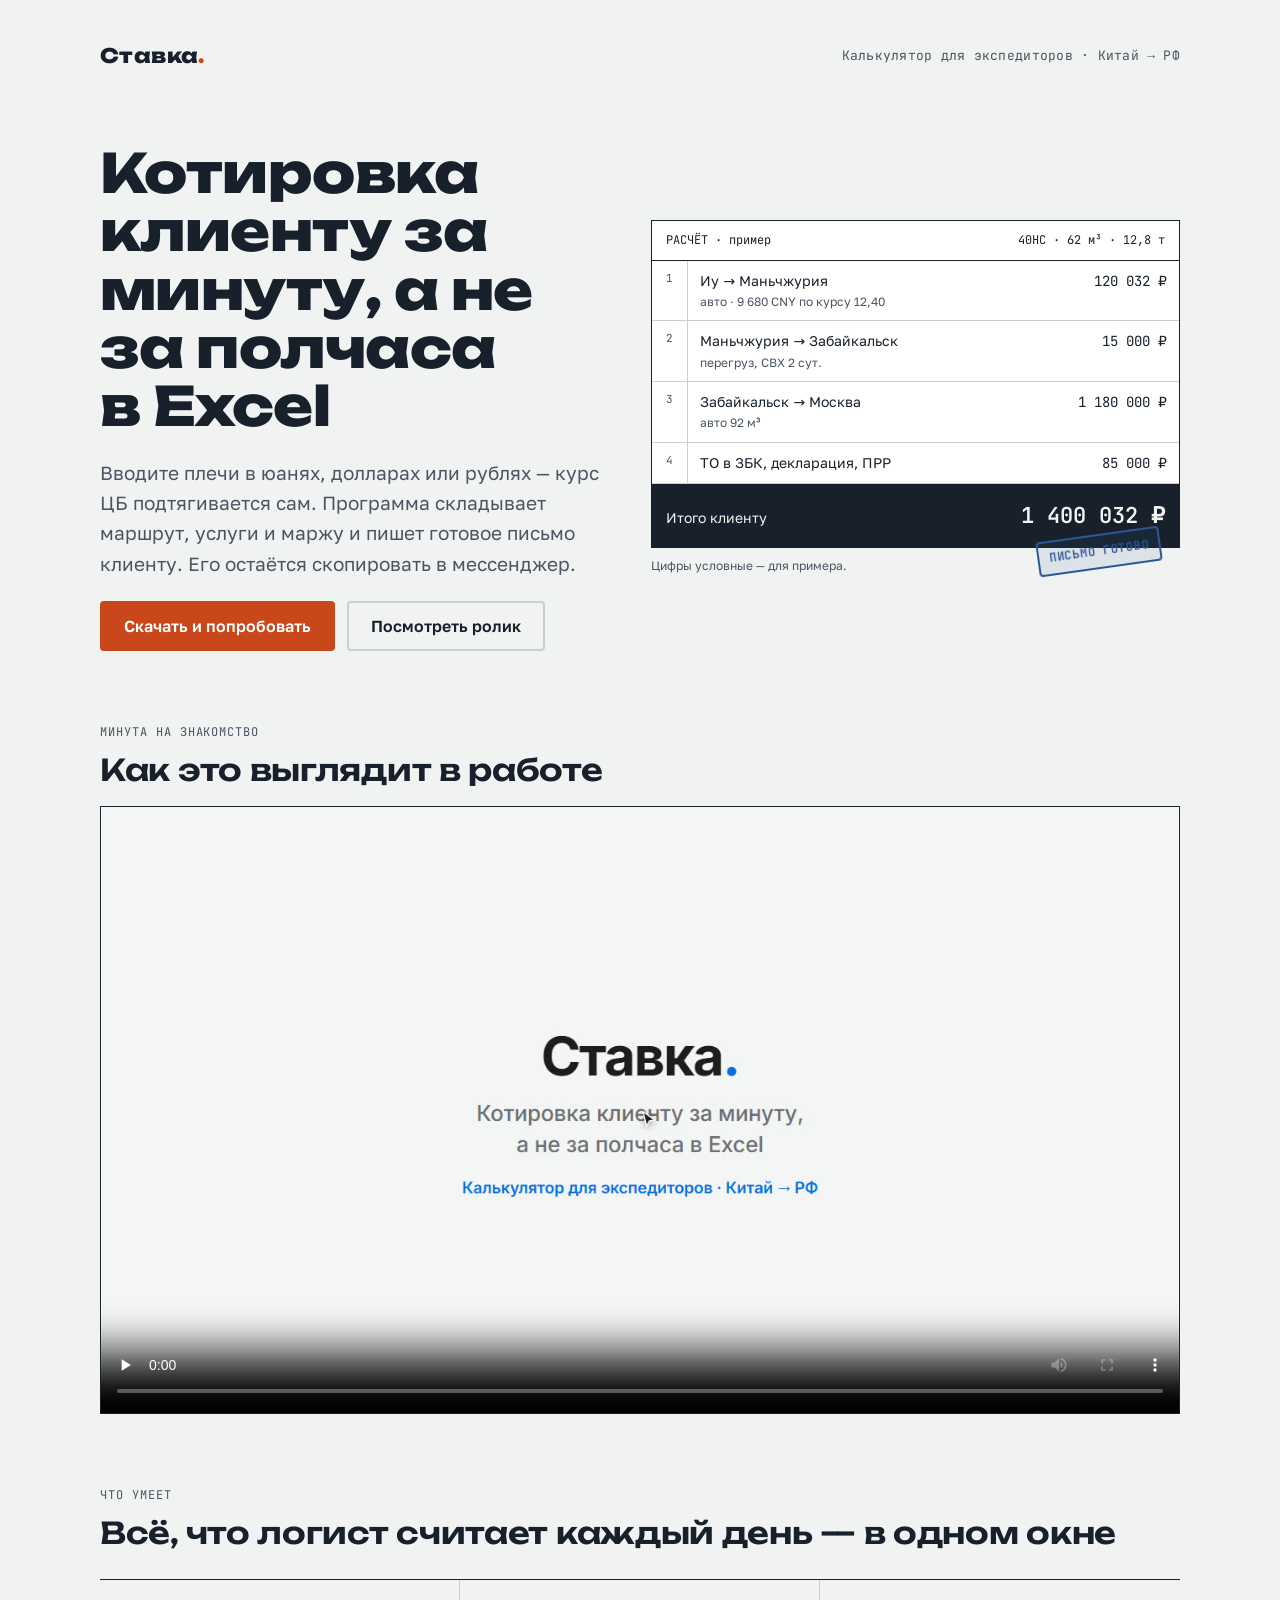
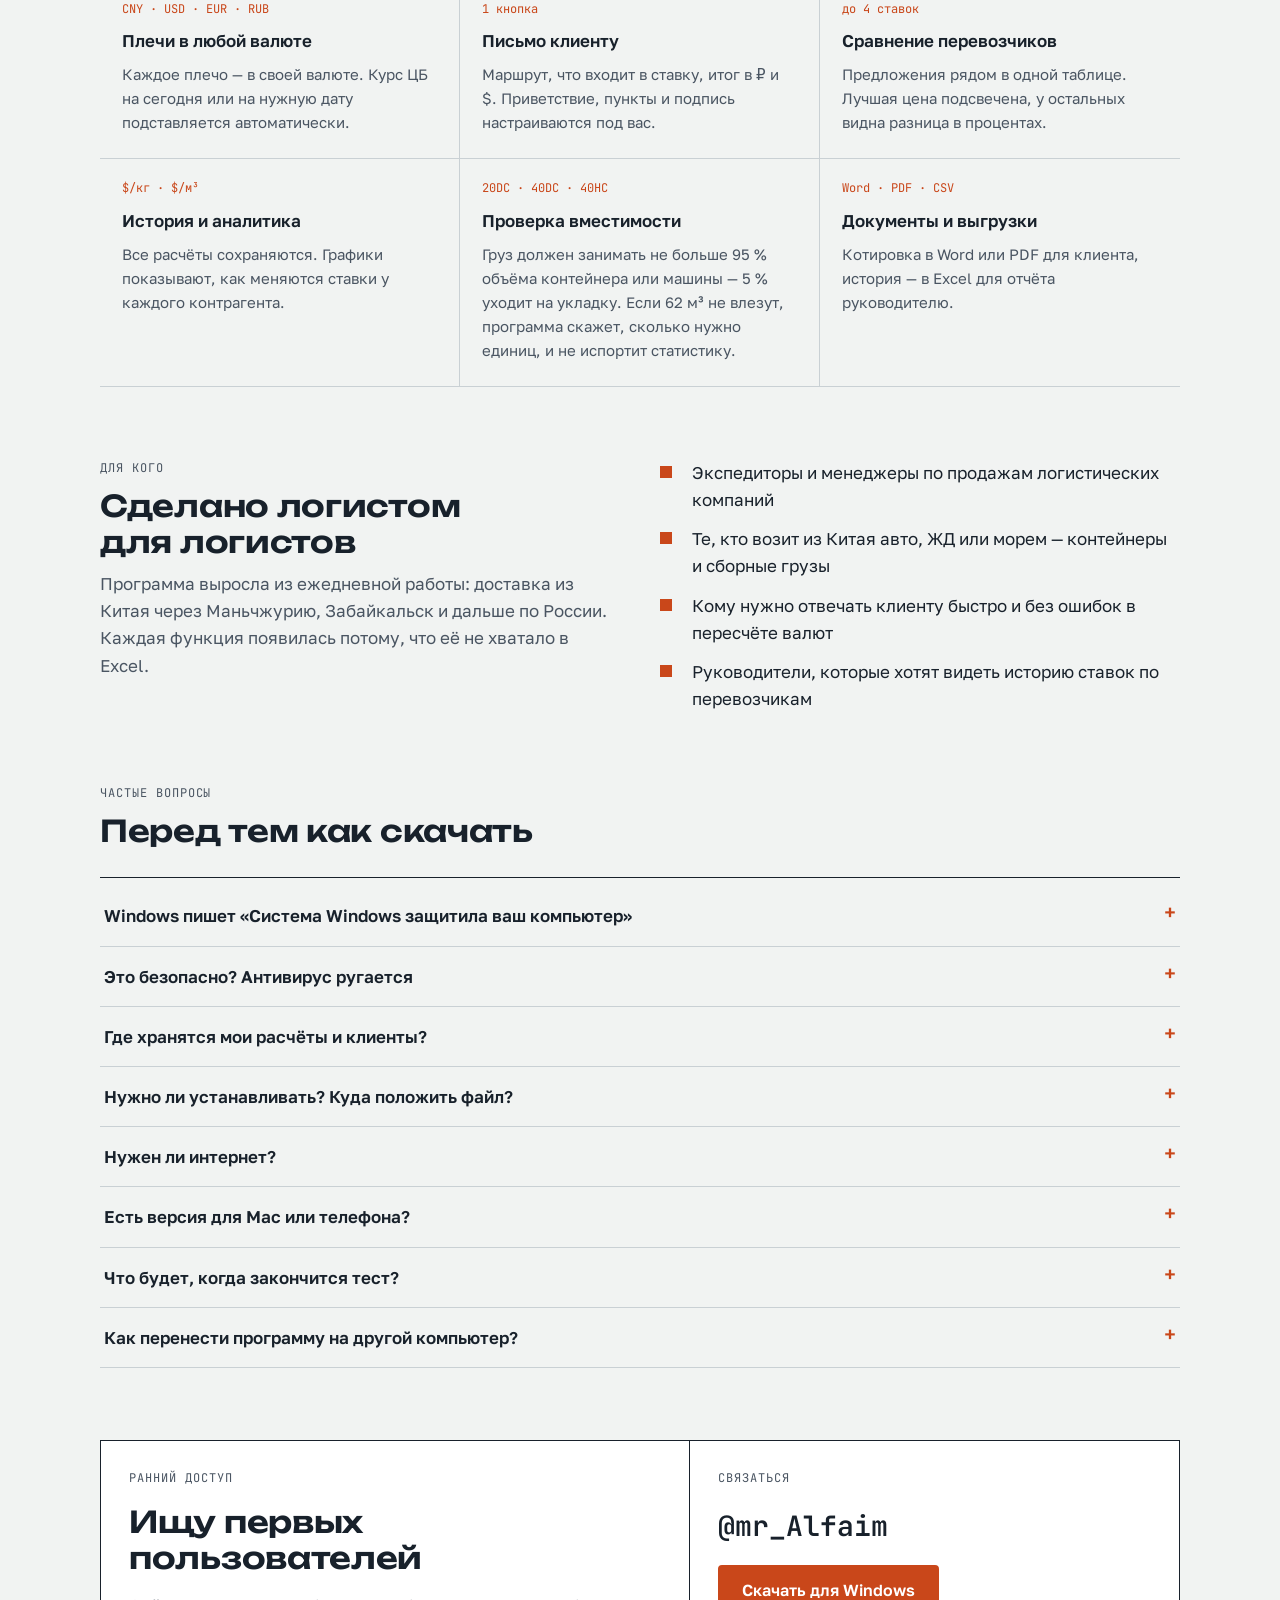
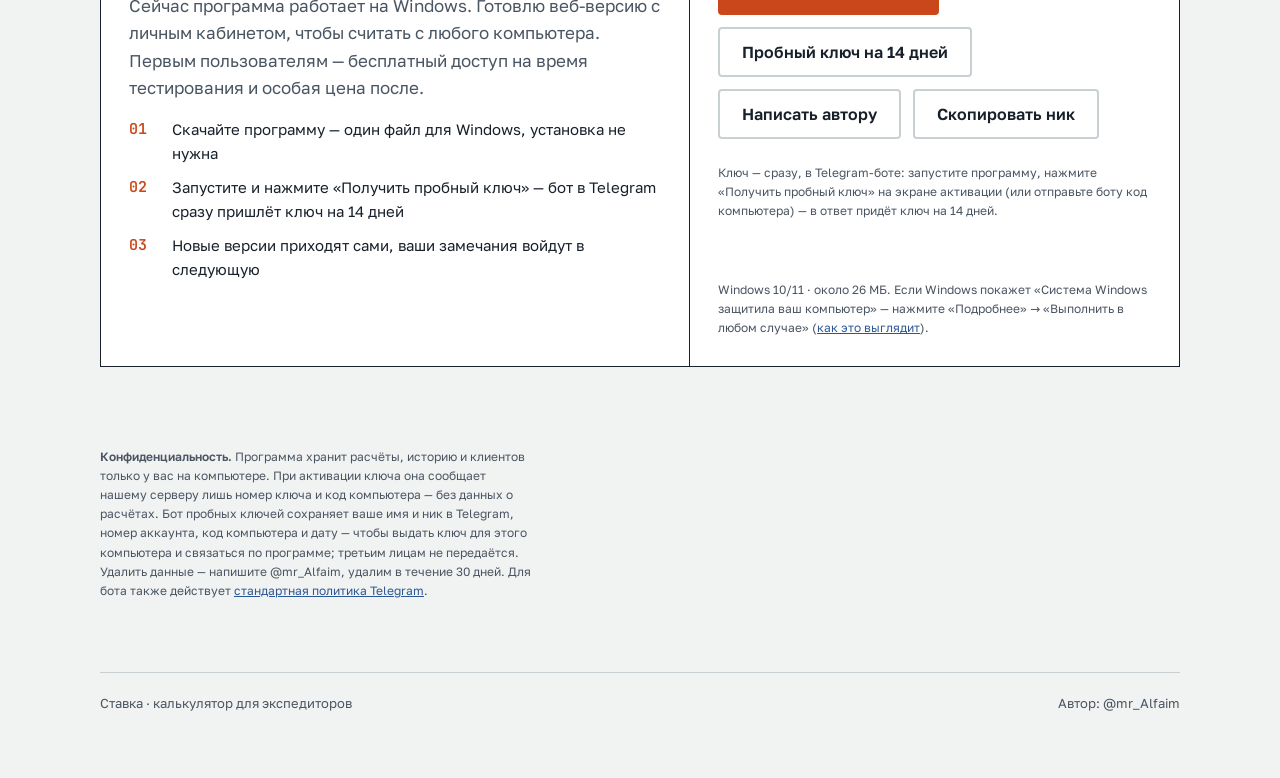
<file: index.html>
<!doctype html>
<html lang="ru">
<head>
<meta charset="utf-8">
<meta name="viewport" content="width=device-width, initial-scale=1, viewport-fit=cover">
<meta name="description" content="Калькулятор для экспедиторов Китай → РФ: плечи в любой валюте по курсу ЦБ, котировка клиенту в одну кнопку, сравнение перевозчиков, история ставок $/кг.">
<meta name="author" content="@mr_Alfaim">
<meta property="og:type" content="website">
<meta property="og:title" content="Ставка — калькулятор для экспедиторов">
<meta property="og:description" content="Котировка клиенту за минуту, а не за полчаса в Excel. Пробный ключ на 14 дней — сразу в Telegram-боте @stavka_trial_bot.">
<meta property="og:image" content="favicon.png">
<link rel="icon" type="image/png" href="favicon.png">
<title>Ставка для экспедиторов</title>
<link rel="stylesheet" href="fonts.css">
<style>
/* Layout: накладная CMR как герой — графы документа, суммы по плечам, итог; дальше спокойные графы-разделы */
:root{
  --paper:#f1f3f2; --sheet:#ffffff; --ink:#18212b; --ink-2:#4a5562; --rule:#c9d0d4;
  --orange:#c9471a; --orange-ink:#ffffff; --stamp:#2b5797; --stamp-soft:rgba(43,87,151,.10);
  --display:'Unbounded','Arial Black',system-ui,sans-serif;
  --body:'Golos Text','Segoe UI',system-ui,sans-serif;
  --mono:'JetBrains Mono','Consolas',ui-monospace,monospace;
}
@media (prefers-color-scheme: dark){:root:not([data-theme="light"]){
  --paper:#12171c; --sheet:#1a2027; --ink:#e8ecee; --ink-2:#a3adb6; --rule:#323b44;
  --orange:#f06a35; --orange-ink:#1a0d06; --stamp:#86a9e0; --stamp-soft:rgba(134,169,224,.12); color-scheme:dark}}
:root[data-theme="dark"]{
  --paper:#12171c; --sheet:#1a2027; --ink:#e8ecee; --ink-2:#a3adb6; --rule:#323b44;
  --orange:#f06a35; --orange-ink:#1a0d06; --stamp:#86a9e0; --stamp-soft:rgba(134,169,224,.12); color-scheme:dark}
*{box-sizing:border-box}
body{background:var(--paper);color:var(--ink);font-family:var(--body);font-size:17px;line-height:1.6;margin:0;padding-inline:16px}
.wrap{max-width:1080px;margin:0 auto;padding-block:40px 64px;display:grid;gap:72px}
h1,h2{font-family:var(--display);text-wrap:balance;margin:0;letter-spacing:-.01em}
h1{font-size:clamp(30px,5.2vw,54px);line-height:1.08;font-weight:800}
h2{font-size:clamp(22px,3vw,30px);line-height:1.2;font-weight:600}
p{margin:0;max-width:62ch}
.label{font-family:var(--mono);font-size:12px;letter-spacing:.08em;text-transform:uppercase;color:var(--ink-2)}
/* длинная подпись — обычным регистром: заглавными она читается тяжело */
.label-long{text-transform:none;letter-spacing:.02em;font-size:13px}
a{color:var(--stamp)}
:focus-visible{outline:3px solid var(--stamp);outline-offset:3px}

.top{display:flex;justify-content:space-between;align-items:center;gap:16px;flex-wrap:wrap}
.brand{font-family:var(--display);font-weight:800;font-size:20px;letter-spacing:.02em}
.brand span{color:var(--orange)}

.hero{display:grid;grid-template-columns:minmax(0,1fr) minmax(0,1.05fr);gap:48px;align-items:center}
.hero-copy{display:grid;gap:22px}
.hero-copy p{font-size:19px;color:var(--ink-2)}
.cta-row{display:flex;gap:12px;flex-wrap:wrap;align-items:center}
.btn{font:600 16px var(--body);border-radius:4px;padding:13px 22px;border:2px solid var(--orange);cursor:pointer;text-decoration:none;display:inline-flex;align-items:center;gap:8px}
.btn-main{background:var(--orange);color:var(--orange-ink)}
.btn-main:hover{filter:brightness(1.07)}
.btn-ghost{background:transparent;color:var(--ink);border-color:var(--rule)}
.btn-ghost:hover{border-color:var(--ink-2)}

/* «накладная»: графы как в CMR — номер графы, подпись, значение */
.doc{background:var(--sheet);border:1.5px solid var(--ink);position:relative;font-size:14px}
.doc-head{display:flex;justify-content:space-between;gap:12px;padding:10px 14px;border-bottom:1.5px solid var(--ink);font-family:var(--mono);font-size:12px}
.doc-row{display:grid;grid-template-columns:36px minmax(0,1fr) auto;border-bottom:1px solid var(--rule)}
.doc-row > *{padding:9px 12px}
.doc-row .n{font-family:var(--mono);font-size:11px;color:var(--ink-2);border-right:1px solid var(--rule);text-align:center}
.doc-row .v{font-family:var(--mono);font-variant-numeric:tabular-nums;text-align:right;white-space:nowrap}
.doc-row .k small{display:block;color:var(--ink-2);font-size:12px}
.doc-total{display:flex;justify-content:space-between;align-items:baseline;gap:12px;padding:14px;background:var(--ink);color:var(--paper)}
.doc-total b{font-family:var(--mono);font-size:22px;font-variant-numeric:tabular-nums}
.stamp{position:absolute;right:18px;bottom:-22px;transform:rotate(-8deg);border:2.5px solid var(--stamp);color:var(--stamp);font-family:var(--mono);font-weight:600;font-size:12px;letter-spacing:.06em;text-transform:uppercase;padding:6px 10px;border-radius:4px;background:var(--stamp-soft);pointer-events:none}
.note{font-size:12px;color:var(--ink-2);margin-top:8px}

.section{display:grid;gap:28px}
.features{display:grid;grid-template-columns:repeat(3,minmax(0,1fr));border-top:1.5px solid var(--ink)}
.f{padding:20px 22px 24px;border-bottom:1px solid var(--rule);display:grid;gap:8px;align-content:start}
.f:not(:nth-child(3n)){border-right:1px solid var(--rule)}
.f h3{margin:0;font-size:17px;font-weight:600}
.f p{font-size:15px;color:var(--ink-2)}
.f .code{font-family:var(--mono);font-size:12px;color:var(--orange)}

.who{display:grid;grid-template-columns:minmax(0,1fr) minmax(0,1fr);gap:40px;align-items:start}
.who ul{margin:0;padding:0;list-style:none;display:grid;gap:12px}
.who li{display:grid;grid-template-columns:22px minmax(0,1fr);gap:10px}
.who li::before{content:'';width:12px;height:12px;margin-top:7px;background:var(--orange)}

.access{background:var(--sheet);border:1.5px solid var(--ink);display:grid;grid-template-columns:minmax(0,1.2fr) minmax(0,1fr)}
.access > div{padding:28px;display:grid;gap:16px;align-content:start}
.access > div + div{border-left:1.5px solid var(--ink)}
.handle{font-family:var(--mono);font-size:clamp(22px,3vw,28px);font-weight:600;color:var(--ink);user-select:all;word-break:break-all}
.copied{font-size:14px;color:var(--ink-2);min-height:1.4em}
.terms{margin:0;padding:0;list-style:none;display:grid;gap:10px;font-size:15px}
.terms li{display:flex;gap:10px}
.terms b{font-family:var(--mono);font-weight:600;color:var(--orange);min-width:2.2em}

footer{display:flex;justify-content:space-between;gap:12px;flex-wrap:wrap;border-top:1px solid var(--rule);padding-top:20px;font-size:13px;color:var(--ink-2)}

/* ролик: грузится только по нажатию (preload=none) */
.demo{display:grid;gap:18px}
.demo video{width:100%;height:auto;display:block;border:1.5px solid var(--ink);background:var(--sheet);aspect-ratio:16/9}

/* частые вопросы */
.faq{border-top:1.5px solid var(--ink);padding-top:8px}
.faq details{border-bottom:1px solid var(--rule)}
.faq summary{cursor:pointer;list-style:none;padding:16px 4px;font-weight:600;display:flex;justify-content:space-between;gap:16px}
.faq summary::-webkit-details-marker{display:none}
.faq summary::after{content:'+';font-family:var(--mono);color:var(--orange);font-size:20px;line-height:1}
.faq details[open] summary::after{content:'–'}
.faq .a{padding:0 4px 18px;display:grid;gap:10px;color:var(--ink-2);font-size:16px}
.faq .a p{max-width:70ch}

/* синее окно Windows: как выглядит и куда нажать (рисунок, не скриншот) */
.ss{display:grid;grid-template-columns:repeat(2,minmax(0,1fr));gap:14px;margin-top:4px}
.ss figure{margin:0;display:grid;gap:8px}
.ss figcaption{font-size:14px;color:var(--ink-2)}
.ss-win{background:#0b5394;color:#fff;padding:18px 18px 14px;font:13px/1.45 'Segoe UI',system-ui,sans-serif;min-height:170px;display:grid;align-content:space-between;gap:10px;border-radius:2px}
.ss-win b{font-size:17px;font-weight:600;display:block;margin-bottom:6px}
.ss-win .lnk{text-decoration:underline}
.ss-win .row{display:flex;justify-content:flex-end;gap:8px}
.ss-win .b{border:1px solid #fff;padding:4px 14px;font-size:12px}
.ss-hit{outline:3px solid #ffb84d;outline-offset:3px;border-radius:2px}
@media (max-width:540px){.ss{grid-template-columns:minmax(0,1fr)}}

@media (max-width:860px){
  .hero,.who,.access{grid-template-columns:minmax(0,1fr)}
  .access > div + div{border-left:0;border-top:1.5px solid var(--ink)}
  .features{grid-template-columns:minmax(0,1fr) minmax(0,1fr)}
  .f:not(:nth-child(3n)){border-right:0}
  .f:nth-child(odd){border-right:1px solid var(--rule)}
}
@media (max-width:540px){
  .features{grid-template-columns:minmax(0,1fr)}
  .f:nth-child(odd){border-right:0}
  .wrap{gap:56px}
}
@media (prefers-reduced-motion:no-preference){
  .stamp{animation:stamp .5s cubic-bezier(.2,.8,.2,1) .4s both}
  @keyframes stamp{from{transform:rotate(-8deg) scale(1.35);opacity:.0}to{transform:rotate(-8deg) scale(1);opacity:1}}
}
</style>
</head>
<body>
<div class="wrap">
  <header class="top">
    <div class="brand">Ставка<span>.</span></div>
    <span class="label label-long">Калькулятор для экспедиторов · Китай → РФ</span>
  </header>

  <section class="hero" aria-labelledby="h1">
    <div class="hero-copy">
      <h1 id="h1">Котировка клиенту за минуту, а не за полчаса в Excel</h1>
      <p>Вводите плечи в юанях, долларах или рублях — курс ЦБ подтягивается сам. Программа складывает маршрут, услуги и маржу и пишет готовое письмо клиенту. Его остаётся скопировать в мессенджер.</p>
      <div class="cta-row">
        <a class="btn btn-main" href="#access">Скачать и попробовать</a>
        <a class="btn btn-ghost" href="#demo">Посмотреть ролик</a>
      </div>
    </div>

    <figure style="margin:0">
      <div class="doc" role="img" aria-label="Пример расчёта: Иу — Маньчжурия — Забайкальск — Москва, итого 1 400 032 рубля">
        <div class="doc-head"><span>РАСЧЁТ · пример</span><span>40HC · 62 м³ · 12,8 т</span></div>
        <div class="doc-row"><span class="n">1</span><span class="k">Иу → Маньчжурия<small>авто · 9 680 CNY по курсу 12,40</small></span><span class="v">120 032 ₽</span></div>
        <div class="doc-row"><span class="n">2</span><span class="k">Маньчжурия → Забайкальск<small>перегруз, СВХ 2 сут.</small></span><span class="v">15 000 ₽</span></div>
        <div class="doc-row"><span class="n">3</span><span class="k">Забайкальск → Москва<small>авто 92 м³</small></span><span class="v">1 180 000 ₽</span></div>
        <div class="doc-row"><span class="n">4</span><span class="k">ТО в ЗБК, декларация, ПРР</span><span class="v">85 000 ₽</span></div>
        <div class="doc-total"><span>Итого клиенту</span><b>1 400 032 ₽</b></div>
        <div class="stamp" aria-hidden="true">Письмо готово</div>
      </div>
      <figcaption class="note">Цифры условные — для примера.</figcaption>
    </figure>
  </section>

  <section class="demo" id="demo" aria-labelledby="h-d">
    <div style="display:grid;gap:10px">
      <span class="label">Минута на знакомство</span>
      <h2 id="h-d">Как это выглядит в работе</h2>
    </div>
    <video controls preload="none" poster="demo-poster.jpg" width="1280" height="720">
      <source src="stavka-demo.mp4" type="video/mp4">
      Ваш браузер не показывает видео — <a href="stavka-demo.mp4">скачать ролик</a> (6 МБ).
    </video>
  </section>

  <section class="section" id="features" aria-labelledby="h-f">
    <div style="display:grid;gap:10px">
      <span class="label">Что умеет</span>
      <h2 id="h-f">Всё, что логист считает каждый день — в одном окне</h2>
    </div>
    <div class="features">
      <div class="f"><span class="code">CNY · USD · EUR · RUB</span><h3>Плечи в любой валюте</h3><p>Каждое плечо — в своей валюте. Курс ЦБ на сегодня или на нужную дату подставляется автоматически.</p></div>
      <div class="f"><span class="code">1 кнопка</span><h3>Письмо клиенту</h3><p>Маршрут, что входит в ставку, итог в ₽ и $. Приветствие, пункты и подпись настраиваются под вас.</p></div>
      <div class="f"><span class="code">до 4 ставок</span><h3>Сравнение перевозчиков</h3><p>Предложения рядом в одной таблице. Лучшая цена подсвечена, у остальных видна разница в процентах.</p></div>
      <div class="f"><span class="code">$/кг · $/м³</span><h3>История и аналитика</h3><p>Все расчёты сохраняются. Графики показывают, как меняются ставки у каждого контрагента.</p></div>
      <div class="f"><span class="code">20DC · 40DC · 40HC</span><h3>Проверка вместимости</h3><p>Груз должен занимать не больше 95 % объёма контейнера или машины — 5 % уходит на укладку. Если 62 м³ не влезут, программа скажет, сколько нужно единиц, и не испортит статистику.</p></div>
      <div class="f"><span class="code">Word · PDF · CSV</span><h3>Документы и выгрузки</h3><p>Котировка в Word или PDF для клиента, история — в Excel для отчёта руководителю.</p></div>
    </div>
  </section>

  <section class="who" aria-labelledby="h-w">
    <div style="display:grid;gap:10px">
      <span class="label">Для кого</span>
      <h2 id="h-w">Сделано логистом для логистов</h2>
      <p style="color:var(--ink-2)">Программа выросла из ежедневной работы: доставка из Китая через Маньчжурию, Забайкальск и дальше по России. Каждая функция появилась потому, что её не хватало в Excel.</p>
    </div>
    <ul>
      <li><span>Экспедиторы и менеджеры по продажам логистических компаний</span></li>
      <li><span>Те, кто возит из Китая авто, ЖД или морем — контейнеры и сборные грузы</span></li>
      <li><span>Кому нужно отвечать клиенту быстро и без ошибок в пересчёте валют</span></li>
      <li><span>Руководители, которые хотят видеть историю ставок по перевозчикам</span></li>
    </ul>
  </section>

  <section class="section" id="faq" aria-labelledby="h-q">
    <div style="display:grid;gap:10px">
      <span class="label">Частые вопросы</span>
      <h2 id="h-q">Перед тем как скачать</h2>
    </div>
    <div class="faq">
      <details id="smartscreen">
        <summary>Windows пишет «Система Windows защитила ваш компьютер»</summary>
        <div class="a">
          <p>Так Windows встречает любую новую программу без платной цифровой подписи. Окно появляется один раз — при первом запуске скачанного файла. Обновления его уже не вызывают.</p>
          <div class="ss">
            <figure>
              <div class="ss-win" aria-hidden="true"><div><b>Система Windows защитила ваш компьютер</b>Фильтр SmartScreen в Microsoft Defender предотвратил запуск неопознанного приложения…<br><span class="lnk ss-hit">Подробнее</span></div><div class="row"><span class="b">Не выполнять</span></div></div>
              <figcaption>1. Нажмите «Подробнее»</figcaption>
            </figure>
            <figure>
              <div class="ss-win" aria-hidden="true"><div><b>Система Windows защитила ваш компьютер</b>Приложение: LogisticsCalculator.exe<br>Издатель: Неизвестный издатель</div><div class="row"><span class="b ss-hit">Выполнить в любом случае</span><span class="b">Не выполнять</span></div></div>
              <figcaption>2. «Выполнить в любом случае»</figcaption>
            </figure>
          </div>
        </div>
      </details>
      <details>
        <summary>Это безопасно? Антивирус ругается</summary>
        <div class="a">
          <p>Перед выпуском я проверяю каждую версию на VirusTotal — это около 70 антивирусов. Новые программы без платной подписи иногда ошибочно помечаются как подозрительные. О таких случаях я сообщаю производителю антивируса.</p>
          <p>Обновления подписаны: программа устанавливает только версии, подписанные автором, и проверяет, что файл скачался целиком. Если антивирус удалил программу — напишите мне.</p>
        </div>
      </details>
      <details>
        <summary>Где хранятся мои расчёты и клиенты?</summary>
        <div class="a">
          <p>Только на вашем компьютере, в папке рядом с программой. Расчёты, клиентов и историю ставок программа никуда не отправляет.</p>
          <p>В интернет она ходит за курсом ЦБ и за обновлениями. Если вы сами нажмёте «Написать автору», уйдёт только ваш текст и технические данные. Их вы видите до отправки.</p>
        </div>
      </details>
      <details>
        <summary>Нужно ли устанавливать? Куда положить файл?</summary>
        <div class="a">
          <p>Устанавливать не нужно — это один файл. Положите его в отдельную папку, например «Документы\Ставка», и запускайте оттуда. Рядом программа хранит историю и настройки. Из архива и прямо из «Загрузок» лучше не запускать: так история может потеряться.</p>
        </div>
      </details>
      <details>
        <summary>Нужен ли интернет?</summary>
        <div class="a">
          <p>Нужен, чтобы подтянуть курс ЦБ и получить обновления. Без интернета программа тоже считает: курс можно ввести вручную.</p>
        </div>
      </details>
      <details>
        <summary>Есть версия для Mac или телефона?</summary>
        <div class="a"><p>Пока только Windows 10 и 11. Веб-версия, в которой можно считать с любого устройства, в планах.</p></div>
      </details>
      <details>
        <summary>Что будет, когда закончится тест?</summary>
        <div class="a">
          <p>Программа покажет экран продления. Все расчёты, история и шаблоны останутся на месте. Чтобы продлить, пришлите мне в Telegram код с этого экрана — в ответ придёт новый ключ.</p>
        </div>
      </details>
      <details>
        <summary>Как перенести программу на другой компьютер?</summary>
        <div class="a">
          <p>Напишите мне — выдам ключ для нового компьютера. Историю можно выгрузить в Excel, а перенос всех данных одной кнопкой появится в одной из следующих версий. Пока помогу перенести вручную.</p>
        </div>
      </details>
    </div>
  </section>

  <section class="access" id="access" aria-labelledby="h-a">
    <div>
      <span class="label">Ранний доступ</span>
      <h2 id="h-a">Ищу первых пользователей</h2>
      <p style="color:var(--ink-2)">Сейчас программа работает на Windows. Готовлю веб-версию с личным кабинетом, чтобы считать с любого компьютера. Первым пользователям — бесплатный доступ на время тестирования и особая цена после.</p>
      <ul class="terms">
        <li><b>01</b><span>Скачайте программу — один файл для Windows, установка не нужна</span></li>
        <li><b>02</b><span>Запустите и нажмите «Получить пробный ключ» — бот в Telegram сразу пришлёт ключ на 14 дней</span></li>
        <li><b>03</b><span>Новые версии приходят сами, ваши замечания войдут в следующую</span></li>
      </ul>
    </div>
    <div>
      <span class="label">Связаться</span>
      <div class="handle" id="handle">@mr_Alfaim</div>
      <div class="cta-row">
        <a class="btn btn-main" href="https://github.com/MrAlfaim/stavka-releases/releases/latest/download/LogisticsCalculator.exe" download>Скачать для Windows</a>
        <a class="btn btn-ghost" href="https://t.me/stavka_trial_bot" target="_blank" rel="noopener">Пробный ключ на 14 дней</a>
        <a class="btn btn-ghost" href="https://t.me/mr_Alfaim" target="_blank" rel="noopener">Написать автору</a>
        <button class="btn btn-ghost" id="copyBtn" type="button">Скопировать ник</button>
      </div>
      <p class="note">Ключ — сразу, в Telegram-боте: запустите программу, нажмите «Получить пробный ключ» на экране активации
        (или отправьте боту код компьютера) — в ответ придёт ключ на 14 дней.</p>
      <div class="copied" id="copyMsg" role="status"></div>
      <p class="note">Windows 10/11 · около 26 МБ. Если Windows покажет «Система Windows защитила ваш компьютер» — нажмите «Подробнее» → «Выполнить в любом случае» (<a href="#smartscreen" id="ssLink">как это выглядит</a>).</p>
    </div>
  </section>

  <section class="privacy-note" id="privacy" aria-label="Конфиденциальность">
    <p class="note"><b>Конфиденциальность.</b> Программа хранит расчёты, историю и клиентов только у вас на компьютере.
      При активации ключа она сообщает нашему серверу лишь номер ключа и код компьютера — без данных о расчётах.
      Бот пробных ключей сохраняет ваше имя и ник в Telegram, номер аккаунта, код компьютера и дату — чтобы выдать ключ
      для этого компьютера и связаться по программе; третьим лицам не передаётся. Удалить данные — напишите @mr_Alfaim,
      удалим в течение 30 дней. Для бота также действует
      <a href="https://telegram.org/privacy-tpa" target="_blank" rel="noopener">стандартная политика Telegram</a>.</p>
  </section>

  <footer>
    <span>Ставка · калькулятор для экспедиторов</span>
    <span>Автор: @mr_Alfaim</span>
  </footer>
</div>

<script>
/* Сайт всегда открывается сверху. На телефоне он открывался внизу: после «Скачать и попробовать» в адресе
   оставалось #access, и при повторном открытии (история, закладка, пересланная ссылка) страница прыгала к блоку
   внизу; к тому же браузер телефона возвращал прошлую прокрутку. Поэтому: ссылки внутри страницы прокручивают
   плавно и адрес не меняют, а при открытии #… убирается и страница встаёт наверх. */
(function(){
  if ('scrollRestoration' in history) history.scrollRestoration = 'manual';
  if (location.hash) history.replaceState(null, '', location.pathname + location.search);
  window.scrollTo(0, 0);
  window.addEventListener('pageshow', function(e){ if (e.persisted) window.scrollTo(0, 0); });
  document.addEventListener('click', function(e){
    var a = e.target.closest && e.target.closest('a[href^="#"]');
    if (!a) return;
    var el = document.getElementById(a.getAttribute('href').slice(1));
    if (!el) return;
    e.preventDefault();
    if (el.tagName === 'DETAILS') el.open = true;
    var reduce = window.matchMedia && matchMedia('(prefers-reduced-motion: reduce)').matches;
    var y0 = window.scrollY;
    el.scrollIntoView({behavior: reduce ? 'auto' : 'smooth', block: 'start'});
    // плавная прокрутка не сработала (бывает в свёрнутых/встроенных браузерах) — сразу к блоку
    setTimeout(function(){ if (Math.abs(window.scrollY - y0) < 2) el.scrollIntoView({block: 'start'}); }, 700);
  });
})();
(function(){
  var btn = document.getElementById('copyBtn'), msg = document.getElementById('copyMsg'), h = document.getElementById('handle');
  function select(){ var r = document.createRange(); r.selectNodeContents(h); var s = getSelection(); s.removeAllRanges(); s.addRange(r); }
  btn.addEventListener('click', function(){
    var text = h.textContent.trim();
    var done = function(){ msg.textContent = 'Ник скопирован'; };
    var fail = function(){ select(); msg.textContent = 'Ник выделен — нажмите Ctrl+C'; };
    try { navigator.clipboard.writeText(text).then(done, fail); } catch (e) { fail(); }
  });
})();
</script>

</body>
</html>
</file>
<file: fonts.css>
/* Шрифты сайта — локально (site/fonts), без запросов к Google: адрес посетителя никуда не уходит.
   Источник: Google Fonts, лицензия SIL Open Font License 1.1. Подмножества: латиница и кириллица. */
/* Golos Text · cyrillic */
@font-face {
  font-family: 'Golos Text';
  font-style: normal;
  font-weight: 400;
  font-display: swap;
  src: url(fonts/GolosText-cyrillic-720bcf67.woff2) format('woff2');
  unicode-range: U+0301, U+0400-045F, U+0490-0491, U+04B0-04B1, U+2116;
}
/* Golos Text · latin */
@font-face {
  font-family: 'Golos Text';
  font-style: normal;
  font-weight: 400;
  font-display: swap;
  src: url(fonts/GolosText-latin-6e2de38e.woff2) format('woff2');
  unicode-range: U+0000-00FF, U+0131, U+0152-0153, U+02BB-02BC, U+02C6, U+02DA, U+02DC, U+0304, U+0308, U+0329, U+2000-206F, U+20AC, U+2122, U+2191, U+2193, U+2212, U+2215, U+FEFF, U+FFFD;
}
/* Golos Text · cyrillic */
@font-face {
  font-family: 'Golos Text';
  font-style: normal;
  font-weight: 500;
  font-display: swap;
  src: url(fonts/GolosText-cyrillic-720bcf67.woff2) format('woff2');
  unicode-range: U+0301, U+0400-045F, U+0490-0491, U+04B0-04B1, U+2116;
}
/* Golos Text · latin */
@font-face {
  font-family: 'Golos Text';
  font-style: normal;
  font-weight: 500;
  font-display: swap;
  src: url(fonts/GolosText-latin-6e2de38e.woff2) format('woff2');
  unicode-range: U+0000-00FF, U+0131, U+0152-0153, U+02BB-02BC, U+02C6, U+02DA, U+02DC, U+0304, U+0308, U+0329, U+2000-206F, U+20AC, U+2122, U+2191, U+2193, U+2212, U+2215, U+FEFF, U+FFFD;
}
/* Golos Text · cyrillic */
@font-face {
  font-family: 'Golos Text';
  font-style: normal;
  font-weight: 600;
  font-display: swap;
  src: url(fonts/GolosText-cyrillic-720bcf67.woff2) format('woff2');
  unicode-range: U+0301, U+0400-045F, U+0490-0491, U+04B0-04B1, U+2116;
}
/* Golos Text · latin */
@font-face {
  font-family: 'Golos Text';
  font-style: normal;
  font-weight: 600;
  font-display: swap;
  src: url(fonts/GolosText-latin-6e2de38e.woff2) format('woff2');
  unicode-range: U+0000-00FF, U+0131, U+0152-0153, U+02BB-02BC, U+02C6, U+02DA, U+02DC, U+0304, U+0308, U+0329, U+2000-206F, U+20AC, U+2122, U+2191, U+2193, U+2212, U+2215, U+FEFF, U+FFFD;
}
/* JetBrains Mono · cyrillic */
@font-face {
  font-family: 'JetBrains Mono';
  font-style: normal;
  font-weight: 400;
  font-display: swap;
  src: url(fonts/JetBrainsMono-cyrillic-9d8db2e8.woff2) format('woff2');
  unicode-range: U+0301, U+0400-045F, U+0490-0491, U+04B0-04B1, U+2116;
}
/* JetBrains Mono · latin */
@font-face {
  font-family: 'JetBrains Mono';
  font-style: normal;
  font-weight: 400;
  font-display: swap;
  src: url(fonts/JetBrainsMono-latin-4f27206c.woff2) format('woff2');
  unicode-range: U+0000-00FF, U+0131, U+0152-0153, U+02BB-02BC, U+02C6, U+02DA, U+02DC, U+0304, U+0308, U+0329, U+2000-206F, U+20AC, U+2122, U+2191, U+2193, U+2212, U+2215, U+FEFF, U+FFFD;
}
/* JetBrains Mono · cyrillic */
@font-face {
  font-family: 'JetBrains Mono';
  font-style: normal;
  font-weight: 600;
  font-display: swap;
  src: url(fonts/JetBrainsMono-cyrillic-9d8db2e8.woff2) format('woff2');
  unicode-range: U+0301, U+0400-045F, U+0490-0491, U+04B0-04B1, U+2116;
}
/* JetBrains Mono · latin */
@font-face {
  font-family: 'JetBrains Mono';
  font-style: normal;
  font-weight: 600;
  font-display: swap;
  src: url(fonts/JetBrainsMono-latin-4f27206c.woff2) format('woff2');
  unicode-range: U+0000-00FF, U+0131, U+0152-0153, U+02BB-02BC, U+02C6, U+02DA, U+02DC, U+0304, U+0308, U+0329, U+2000-206F, U+20AC, U+2122, U+2191, U+2193, U+2212, U+2215, U+FEFF, U+FFFD;
}
/* Unbounded · cyrillic */
@font-face {
  font-family: 'Unbounded';
  font-style: normal;
  font-weight: 600;
  font-display: swap;
  src: url(fonts/Unbounded-cyrillic-f4b8aa63.woff2) format('woff2');
  unicode-range: U+0301, U+0400-045F, U+0490-0491, U+04B0-04B1, U+2116;
}
/* Unbounded · latin */
@font-face {
  font-family: 'Unbounded';
  font-style: normal;
  font-weight: 600;
  font-display: swap;
  src: url(fonts/Unbounded-latin-1924221f.woff2) format('woff2');
  unicode-range: U+0000-00FF, U+0131, U+0152-0153, U+02BB-02BC, U+02C6, U+02DA, U+02DC, U+0304, U+0308, U+0329, U+2000-206F, U+20AC, U+2122, U+2191, U+2193, U+2212, U+2215, U+FEFF, U+FFFD;
}
/* Unbounded · cyrillic */
@font-face {
  font-family: 'Unbounded';
  font-style: normal;
  font-weight: 800;
  font-display: swap;
  src: url(fonts/Unbounded-cyrillic-f4b8aa63.woff2) format('woff2');
  unicode-range: U+0301, U+0400-045F, U+0490-0491, U+04B0-04B1, U+2116;
}
/* Unbounded · latin */
@font-face {
  font-family: 'Unbounded';
  font-style: normal;
  font-weight: 800;
  font-display: swap;
  src: url(fonts/Unbounded-latin-1924221f.woff2) format('woff2');
  unicode-range: U+0000-00FF, U+0131, U+0152-0153, U+02BB-02BC, U+02C6, U+02DA, U+02DC, U+0304, U+0308, U+0329, U+2000-206F, U+20AC, U+2122, U+2191, U+2193, U+2212, U+2215, U+FEFF, U+FFFD;
}
</file>
